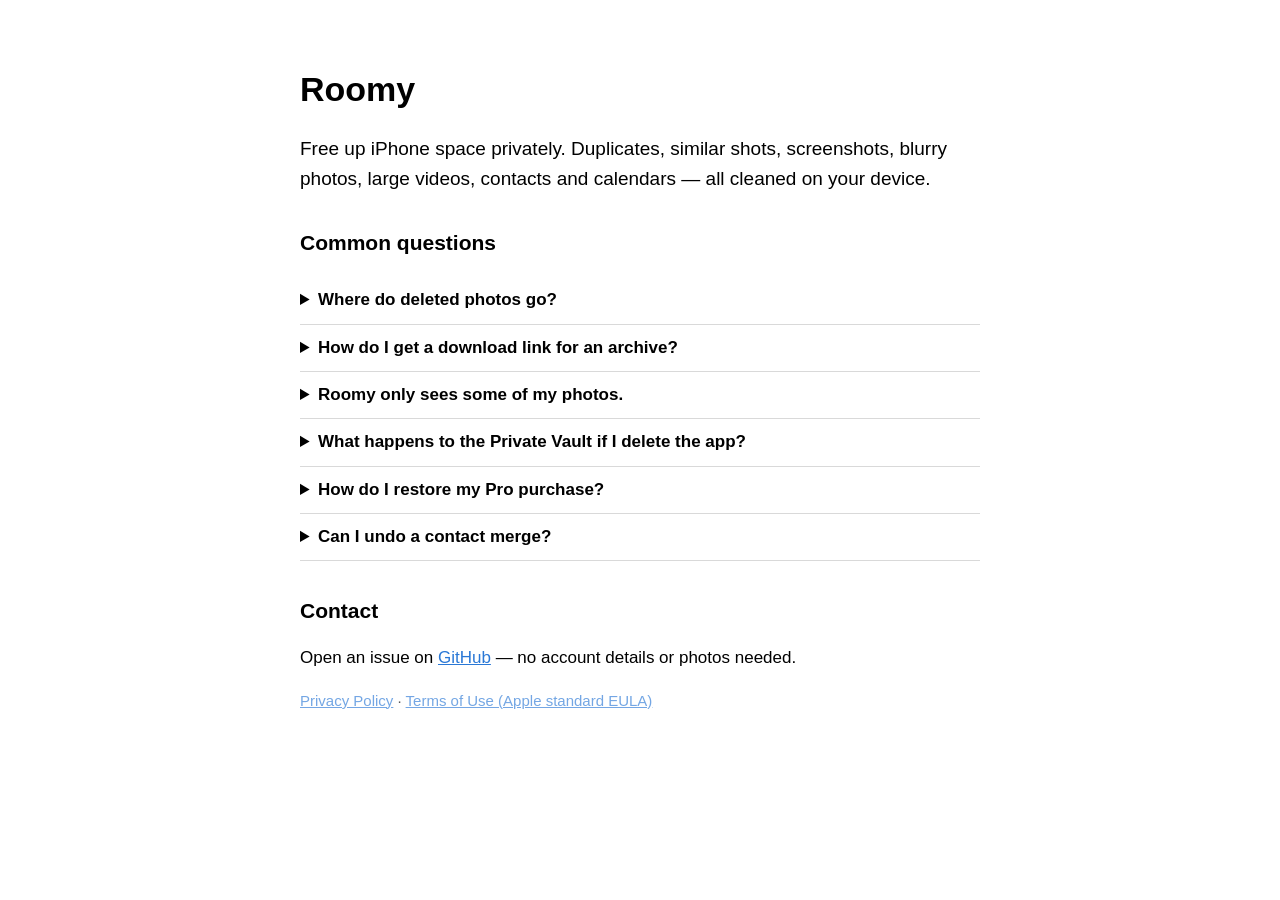
<file: index.html>
<!doctype html>
<html lang="en">
<head>
<meta charset="utf-8">
<meta name="viewport" content="width=device-width, initial-scale=1">
<title>Roomy — Support</title>
<link rel="stylesheet" href="style.css">
</head>
<body>
<main>
<h1>Roomy</h1>
<p class="lead">Free up iPhone space privately. Duplicates, similar shots, screenshots, blurry photos, large videos, contacts and calendars — all cleaned on your device.</p>

<h2>Common questions</h2>
<details><summary>Where do deleted photos go?</summary>
<p>To <em>Recently Deleted</em> in the Photos app for 30 days. Empty it there to free the space immediately, or restore anything you deleted by mistake.</p></details>
<details><summary>How do I get a download link for an archive?</summary>
<p>Open the Files app › iCloud Drive › the folder you saved to. Touch and hold the ZIP › Share › Collaborate, set access to “Anyone with the link”, then copy or send the link.</p></details>
<details><summary>Roomy only sees some of my photos.</summary>
<p>Settings › Privacy &amp; Security › Photos › Roomy › Full Access.</p></details>
<details><summary>What happens to the Private Vault if I delete the app?</summary>
<p>The vault is stored inside the app, so deleting Roomy deletes it. Put items back in Photos first. The vault is included in iPhone backups.</p></details>
<details><summary>How do I restore my Pro purchase?</summary>
<p>Settings (gear icon on the Clean tab) › Restore Purchase, signed in with the same Apple Account.</p></details>
<details><summary>Can I undo a contact merge?</summary>
<p>Make a backup first with Organize › Back up contacts. iCloud contacts can also be restored from icloud.com › Contacts › Settings.</p></details>

<h2>Contact</h2>
<p>Open an issue on <a href="https://github.com/mihrapnidaapp/roomy-app/issues">GitHub</a> — no account details or photos needed.</p>

<p class="muted"><a href="privacy.html">Privacy Policy</a> · <a href="https://www.apple.com/legal/internet-services/itunes/dev/stdeula/">Terms of Use (Apple standard EULA)</a></p>
</main>
</body>
</html>
</file>
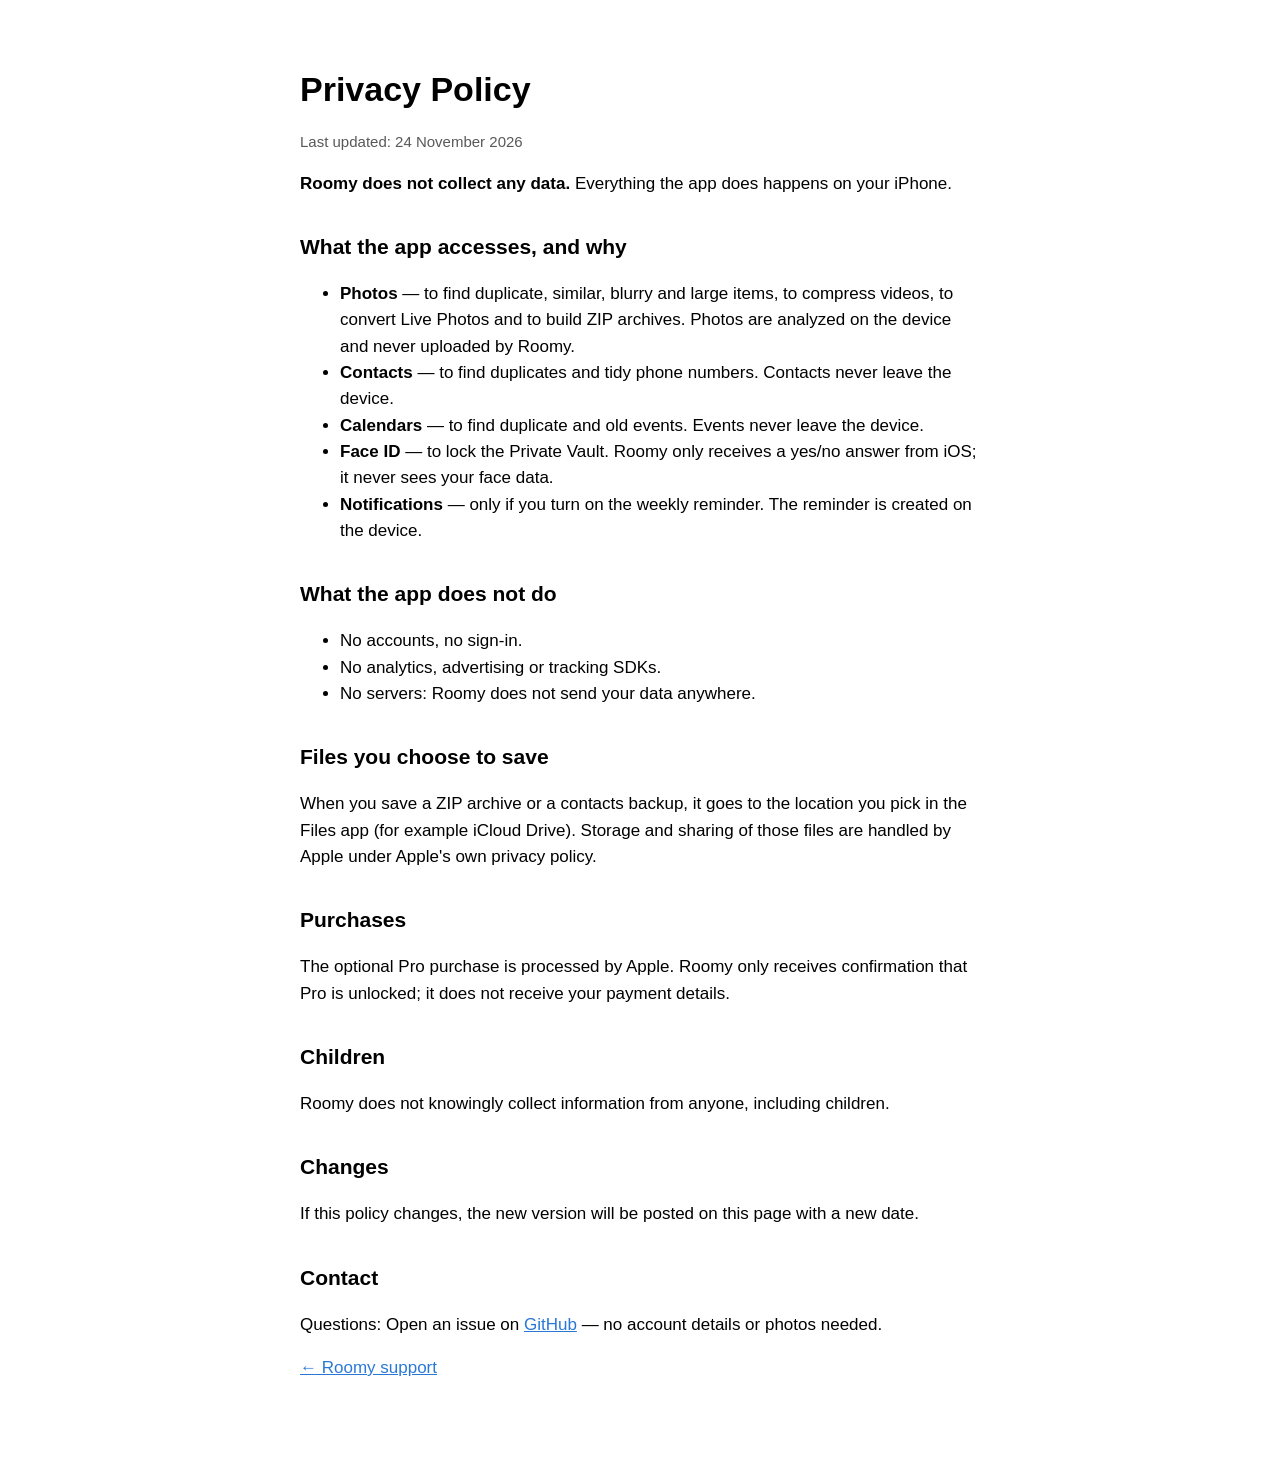
<file: privacy.html>
<!doctype html>
<html lang="en">
<head>
<meta charset="utf-8">
<meta name="viewport" content="width=device-width, initial-scale=1">
<title>Privacy Policy — Roomy</title>
<link rel="stylesheet" href="style.css">
</head>
<body>
<main>
<h1>Privacy Policy</h1>
<p class="muted">Last updated: 24 November 2026</p>

<p><strong>Roomy does not collect any data.</strong> Everything the app does happens on your iPhone.</p>

<h2>What the app accesses, and why</h2>
<ul>
  <li><strong>Photos</strong> — to find duplicate, similar, blurry and large items, to compress videos, to convert Live Photos and to build ZIP archives. Photos are analyzed on the device and never uploaded by Roomy.</li>
  <li><strong>Contacts</strong> — to find duplicates and tidy phone numbers. Contacts never leave the device.</li>
  <li><strong>Calendars</strong> — to find duplicate and old events. Events never leave the device.</li>
  <li><strong>Face ID</strong> — to lock the Private Vault. Roomy only receives a yes/no answer from iOS; it never sees your face data.</li>
  <li><strong>Notifications</strong> — only if you turn on the weekly reminder. The reminder is created on the device.</li>
</ul>

<h2>What the app does not do</h2>
<ul>
  <li>No accounts, no sign-in.</li>
  <li>No analytics, advertising or tracking SDKs.</li>
  <li>No servers: Roomy does not send your data anywhere.</li>
</ul>

<h2>Files you choose to save</h2>
<p>When you save a ZIP archive or a contacts backup, it goes to the location you pick in the Files app (for example iCloud Drive). Storage and sharing of those files are handled by Apple under Apple's own privacy policy.</p>

<h2>Purchases</h2>
<p>The optional Pro purchase is processed by Apple. Roomy only receives confirmation that Pro is unlocked; it does not receive your payment details.</p>

<h2>Children</h2>
<p>Roomy does not knowingly collect information from anyone, including children.</p>

<h2>Changes</h2>
<p>If this policy changes, the new version will be posted on this page with a new date.</p>

<h2>Contact</h2>
<p>Questions: Open an issue on <a href="https://github.com/mihrapnidaapp/roomy-app/issues">GitHub</a> — no account details or photos needed.</p>
<p><a href="index.html">← Roomy support</a></p>
</main>
</body>
</html>
</file>
<file: style.css>
:root { color-scheme: light dark; --accent: #2a78d6; }
body { margin: 0; font: 17px/1.55 -apple-system, BlinkMacSystemFont, "Segoe UI", sans-serif; }
main { max-width: 680px; margin: 0 auto; padding: 40px 20px 80px; }
h1 { font-size: 34px; margin-bottom: 6px; }
h2 { font-size: 21px; margin-top: 34px; }
a { color: var(--accent); }
.lead { font-size: 19px; }
.muted { opacity: .65; font-size: 15px; }
details { border-bottom: 1px solid color-mix(in srgb, currentColor 15%, transparent); padding: 10px 0; }
summary { cursor: pointer; font-weight: 600; }
</file>
